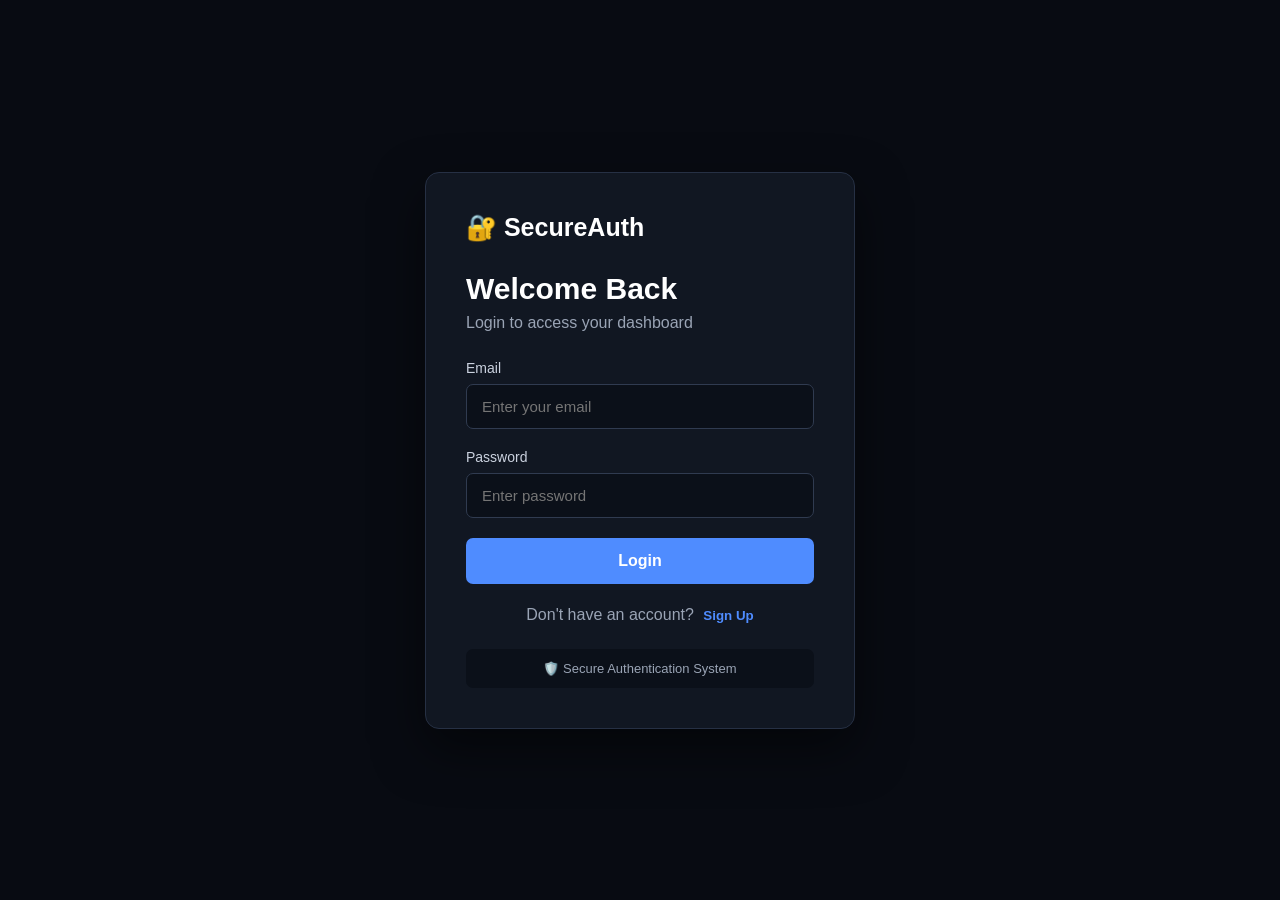
<file: index.html>
<!DOCTYPE html>
<html lang="en">
<head>
    <meta charset="UTF-8">
    <meta name="viewport" content="width=device-width, initial-scale=1.0">
    <title>SecureAuth - Login</title>
    <link rel="stylesheet" href="style.css">
</head>

<body>

<div class="auth-container">

    <div class="auth-card">

        <div class="logo">🔐 SecureAuth</div>

        <h1 id="formTitle">Welcome Back</h1>
        <p class="subtitle" id="formSubtitle">
            Login to access your dashboard
        </p>

        <!-- Signup Name -->
        <div id="nameGroup" class="form-group hidden">
            <label>Full Name</label>
            <input type="text" id="name" placeholder="Enter your name">
        </div>

        <!-- Email -->
        <div class="form-group">
            <label>Email</label>
            <input type="email" id="email" placeholder="Enter your email">
        </div>

        <!-- Password -->
        <div class="form-group">
            <label>Password</label>
            <input type="password" id="password" placeholder="Enter password">
        </div>

        <button class="primary-btn" onclick="submitAuth()">
            <span id="submitText">Login</span>
        </button>

        <p id="message"></p>

        <div class="switch">
            <span id="switchText">Don't have an account?</span>
            <button onclick="toggleForm()" id="switchBtn">
                Sign Up
            </button>
        </div>

        <div class="security-info">
            🛡️ Secure Authentication System
        </div>

    </div>

</div>

<script src="script.js"></script>

</body>
</html>
</file>
<file: style.css>
* {
    margin: 0;
    padding: 0;
    box-sizing: border-box;
}

body {
    font-family: Arial, sans-serif;
    background: #080b12;
    color: #ffffff;
    min-height: 100vh;
}


/* =========================
   AUTH PAGE
========================= */

.auth-container {
    min-height: 100vh;
    display: flex;
    justify-content: center;
    align-items: center;
    padding: 20px;
    background: #080b12;
}

.auth-card {
    width: 100%;
    max-width: 430px;
    background: #111722;
    border: 1px solid #263044;
    border-radius: 14px;
    padding: 40px;
    box-shadow: 0 20px 50px rgba(0, 0, 0, 0.5);
}

.logo {
    font-size: 25px;
    font-weight: bold;
    margin-bottom: 30px;
}

.auth-card h1 {
    font-size: 30px;
    margin-bottom: 8px;
}

.subtitle {
    color: #9aa4b5;
    margin-bottom: 28px;
}

.form-group {
    margin-bottom: 20px;
}

.form-group label {
    display: block;
    margin-bottom: 8px;
    font-size: 14px;
    color: #cbd2df;
}

.form-group input,
#userSearch {
    width: 100%;
    padding: 13px 15px;
    background: #0b1019;
    border: 1px solid #303b50;
    border-radius: 7px;
    color: white;
    outline: none;
    font-size: 15px;
}

.form-group input:focus,
#userSearch:focus {
    border-color: #4f8cff;
}

.primary-btn {
    width: 100%;
    padding: 14px;
    border: none;
    border-radius: 7px;
    background: #4f8cff;
    color: white;
    font-size: 16px;
    font-weight: bold;
    cursor: pointer;
}

.primary-btn:hover {
    background: #3979ed;
}

.switch {
    text-align: center;
    margin-top: 22px;
    color: #9aa4b5;
}

.switch button {
    background: none;
    border: none;
    color: #4f8cff;
    cursor: pointer;
    font-weight: bold;
    margin-left: 5px;
}

.security-info {
    text-align: center;
    margin-top: 25px;
    padding: 12px;
    background: #0b1019;
    border-radius: 7px;
    color: #9aa4b5;
    font-size: 13px;
}

.hidden {
    display: none;
}

#message {
    text-align: center;
    margin-top: 15px;
    font-size: 14px;
}


/* =========================
   TOP BAR
========================= */

.topbar {
    background: #111722;
    border-bottom: 1px solid #263044;
    min-height: 70px;
    padding: 0 7%;
    display: flex;
    align-items: center;
    justify-content: space-between;
}

.topbar .logo {
    margin: 0;
}

.topbar nav {
    display: flex;
    align-items: center;
    gap: 20px;
}

.topbar nav a {
    color: #dce3ef;
    text-decoration: none;
}

.topbar nav a:hover {
    color: #4f8cff;
}

.logout-btn {
    border: 1px solid #ef5350;
    background: transparent;
    color: #ef5350;
    padding: 8px 15px;
    border-radius: 6px;
    cursor: pointer;
}

.logout-btn:hover {
    background: #ef5350;
    color: white;
}


/* =========================
   DASHBOARD
========================= */

.dashboard {
    width: 86%;
    max-width: 1200px;
    margin: 45px auto;
}

.welcome {
    margin-bottom: 35px;
}

.welcome h1 {
    font-size: 34px;
    margin-bottom: 8px;
}

.welcome p {
    color: #9aa4b5;
}

.dashboard-grid {
    display: grid;
    grid-template-columns: 1fr 1fr;
    gap: 25px;
}

.dashboard-card,
.security-card,
.user-management {
    background: #111722;
    border: 1px solid #263044;
    border-radius: 12px;
    padding: 28px;
}

.dashboard-card h2,
.security-card h2,
.user-management h2 {
    margin-bottom: 22px;
}

.profile-info p {
    padding: 13px 0;
    border-bottom: 1px solid #222b3b;
    color: #aeb8c9;
}

.profile-info strong {
    color: white;
}

.status {
    color: #35d07f;
    font-weight: bold;
}

.activity-list {
    list-style: none;
}

.activity-list li {
    padding: 13px 0;
    border-bottom: 1px solid #222b3b;
    color: #b5bfce;
}

.activity-list span {
    margin-right: 10px;
}


/* =========================
   SECURITY
========================= */

.security-card {
    margin-top: 25px;
}

.security-items {
    display: grid;
    grid-template-columns: repeat(4, 1fr);
    gap: 15px;
}

.security-items div {
    padding: 15px;
    background: #0b1019;
    border-radius: 7px;
    color: #b9c3d2;
}

.security-items span {
    color: #35d07f;
    font-weight: bold;
    margin-right: 8px;
}


/* =========================
   ADMIN STATS
========================= */

.stats-grid {
    display: grid;
    grid-template-columns: repeat(3, 1fr);
    gap: 20px;
    margin-bottom: 25px;
}

.stat-card {
    background: #111722;
    border: 1px solid #263044;
    padding: 25px;
    border-radius: 12px;
}

.stat-card h3 {
    color: #9aa4b5;
    margin-bottom: 10px;
}

.stat-card p {
    font-size: 32px;
    font-weight: bold;
    color: #4f8cff;
}


/* =========================
   USER MANAGEMENT
========================= */

.user-management {
    margin-top: 25px;
}

.section-header {
    display: flex;
    justify-content: space-between;
    align-items: center;
    gap: 20px;
    margin-bottom: 25px;
}

.section-header h2 {
    margin: 0;
}

.section-header input {
    max-width: 280px;
}

.table-container {
    overflow-x: auto;
}

table {
    width: 100%;
    border-collapse: collapse;
}

th,
td {
    padding: 15px;
    text-align: left;
    border-bottom: 1px solid #263044;
}

th {
    color: #9aa4b5;
    font-size: 14px;
}

td {
    color: #d7deea;
}

.role {
    background: #263044;
    padding: 5px 10px;
    border-radius: 20px;
    font-size: 12px;
}

.admin-role {
    background: #303a66;
    color: #aebdff;
}

.delete-btn {
    background: #3a1719;
    color: #ff6b6b;
    border: 1px solid #703337;
    padding: 7px 12px;
    border-radius: 5px;
    cursor: pointer;
}

.delete-btn:hover {
    background: #ef5350;
    color: white;
}


/* =========================
   FOOTER
========================= */

footer {
    margin-top: 60px;
    padding: 25px;
    text-align: center;
    color: #727d90;
    border-top: 1px solid #202838;
}


/* =========================
   RESPONSIVE
========================= */

@media (max-width: 800px) {

    .dashboard-grid {
        grid-template-columns: 1fr;
    }

    .security-items {
        grid-template-columns: 1fr 1fr;
    }

    .stats-grid {
        grid-template-columns: 1fr;
    }

    .topbar {
        padding: 15px 5%;
        flex-direction: column;
        gap: 15px;
    }

    .topbar nav {
        flex-wrap: wrap;
        justify-content: center;
    }
}

@media (max-width: 550px) {

    .auth-card {
        padding: 25px;
    }

    .dashboard {
        width: 92%;
    }

    .welcome h1 {
        font-size: 27px;
    }

    .security-items {
        grid-template-columns: 1fr;
    }

    .section-header {
        flex-direction: column;
        align-items: stretch;
    }

    .section-header input {
        max-width: none;
    }
}
</file>
